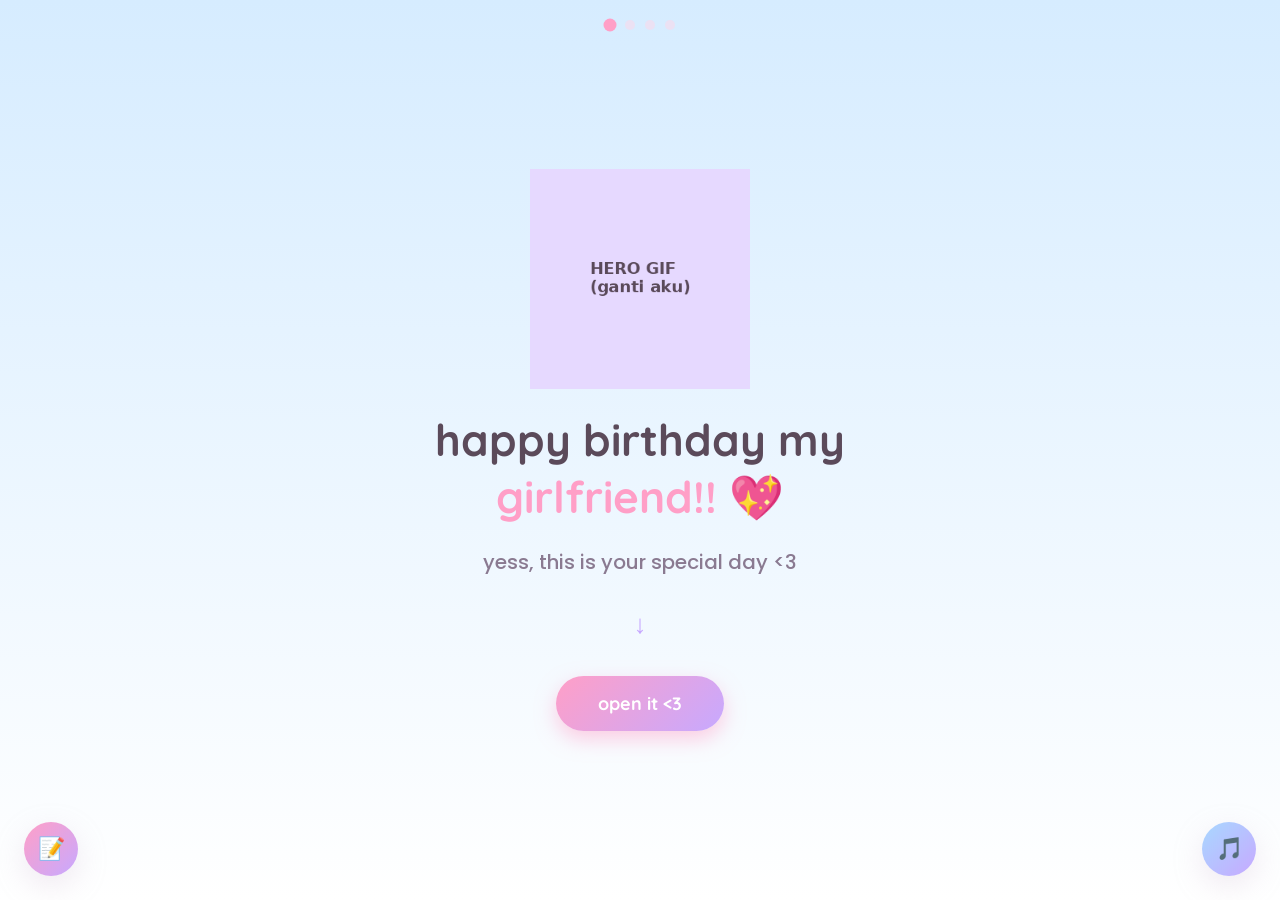
<file: index.html>
<!DOCTYPE html>
<html lang="en">
<head>
<meta charset="UTF-8">
<meta name="viewport" content="width=device-width, initial-scale=1.0">
<title>Happy Birthday My Love 💖</title>
<link rel="preconnect" href="https://fonts.googleapis.com">
<link rel="preconnect" href="https://fonts.gstatic.com" crossorigin>
<link href="https://fonts.googleapis.com/css2?family=Poppins:wght@300;400;500;600;700;800&family=Quicksand:wght@500;600;700&display=swap" rel="stylesheet">

<link rel="stylesheet" href="css/style.css">
</head>
<body class="blur-in-start">

  <div id="floating-bg"></div>

  <!-- titik navigasi kecil di atas: halaman 1 dari 4 -->
  <nav class="page-nav">
    <a href="index.html" class="active"></a>
    <a href="gallery.html"></a>
    <a href="letter.html"></a>
    <a href="surprise.html"></a>
  </nav>

  <!-- ================================================================
       HALAMAN 1 — HERO / INTRO

       Catatan: tombol musik & catatan TIDAK ditaruh manual di sini —
       keduanya dibuat otomatis lewat js/script.js supaya muncul &
       nyambung statusnya di semua halaman.
  ================================================================= -->
  <section id="hero" class="page">
    <div class="hero-content">

      <!-- ⬇⬇⬇ GANTI GIF DI SINI (Hero / Welcome GIF) ⬇⬇⬇
           Sekarang masih pakai DUMMY: assets/hero.gif
           Nanti tinggal timpa file assets/hero.gif dengan GIF
           kamu sendiri (nama file HARUS SAMA: hero.gif). -->
      <div class="gif-frame">
        <img src="assets/hero.gif" alt="cute welcome gif">
      </div>
      <!-- ⬆⬆⬆ AKHIR HERO GIF ⬆⬆⬆ -->

      <h1 class="hero-title">happy birthday my <span>girlfriend!!</span> 💖</h1>
      <p class="hero-subtitle">yess, this is your special day &lt;3</p>
      
      <div class="scroll-hint">↓</div>
      <a href="gallery.html" class="nav-btn">open it &lt;3</a>
    </div>
  </section>

  <script src="js/script.js"></script>
</body>
</html>
</file>
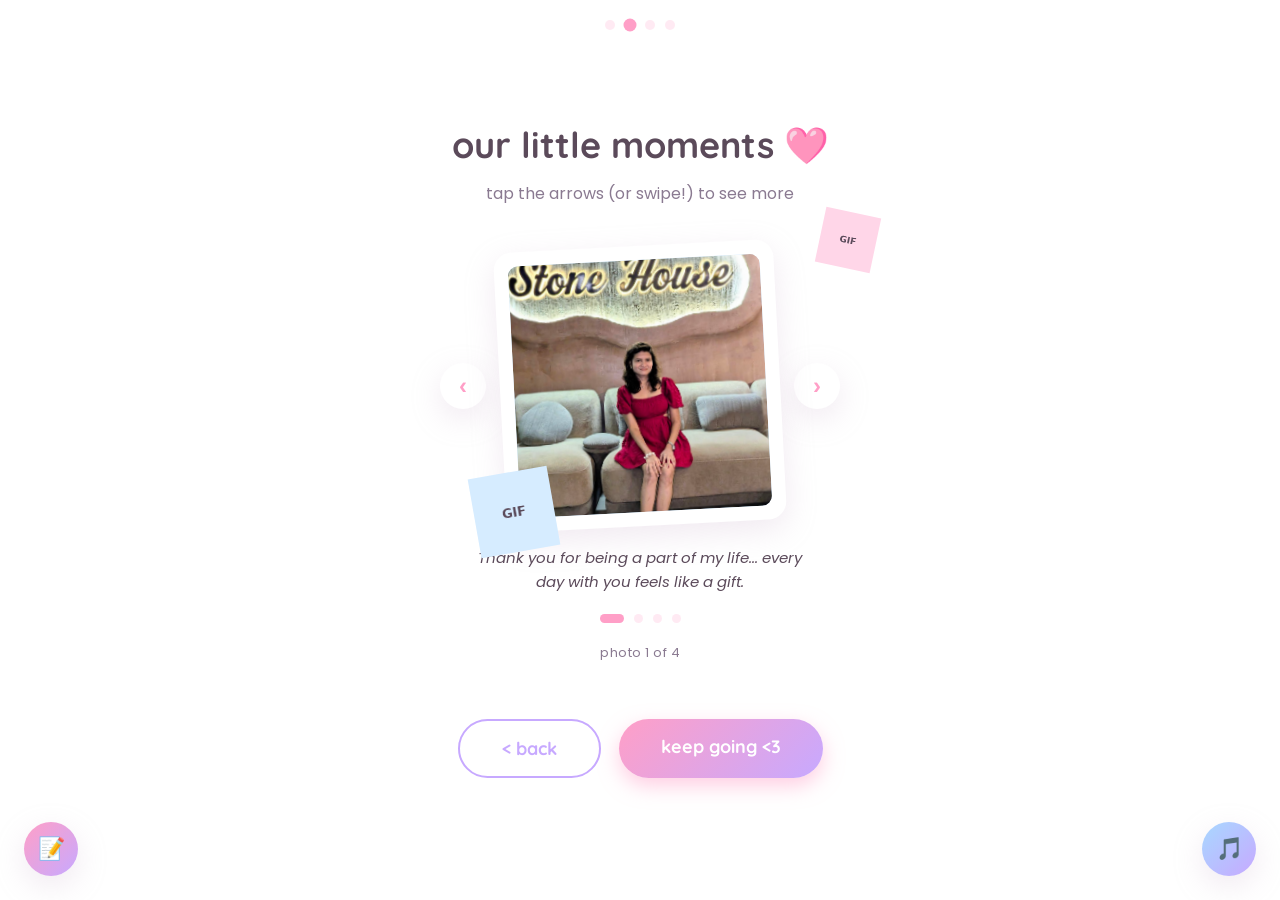
<file: gallery.html>
<!DOCTYPE html>
<html lang="en">
<head>
<meta charset="UTF-8">
<meta name="viewport" content="width=device-width, initial-scale=1.0">
<title>Our Moments 💕</title>
<link rel="preconnect" href="https://fonts.googleapis.com">
<link rel="preconnect" href="https://fonts.gstatic.com" crossorigin>
<link href="https://fonts.googleapis.com/css2?family=Poppins:wght@300;400;500;600;700;800&family=Quicksand:wght@500;600;700&display=swap" rel="stylesheet">

<link rel="stylesheet" href="css/style.css">
</head>
<body class="blur-in-start">

  <div id="floating-bg"></div>

  <!-- titik navigasi kecil di atas: halaman 2 dari 4 -->
  <nav class="page-nav">
    <a href="index.html"></a>
    <a href="gallery.html" class="active"></a>
    <a href="letter.html"></a>
    <a href="surprise.html"></a>
  </nav>

  <!-- ================================================================
       HALAMAN 2 — INTERACTIVE PHOTO SLIDESHOW
  ================================================================= -->
  <section id="gallery" class="page">
    <h2 class="gallery-heading">our little moments <span class="heart">🩷</span></h2>
    <p class="gallery-sub">tap the arrows (or swipe!) to see more</p>

    <div class="slideshow-wrap">

      <!-- ⬇ GIF dekorasi kecil di pojok — masih DUMMY: assets/sparkle1.gif -->
      <div class="corner-deco">
        <img src="assets/sparkle1.gif" alt="sparkle decoration">
      </div>

      <div class="slide-stage">
        <button class="arrow-btn" id="prevBtn" aria-label="previous photo">‹</button>

        <div class="photo-stage" id="photoStage">
          <div class="polaroid" id="polaroid">
            <div class="photo-frame">
              <!-- ⬇ FOTO-FOTO ASLI DIATUR LEWAT js/gallery.js
                   (di array `photos` bagian atas file itu). -->
              <img id="currentPhoto" src="photos/photo1.jpg" alt="memory one">
            </div>
          </div>

          <!-- ⬇ GIF dekorasi di sisi kiri-bawah polaroid —
               masih DUMMY: assets/sparkle2.gif -->
          <div class="bottom-left-deco">
            <img src="assets/sparkle2.gif" alt="sparkle decoration">
          </div>
        </div>

        <button class="arrow-btn" id="nextBtn" aria-label="next photo">›</button>
      </div>

      <p class="caption" id="currentCaption">Thank you for being a part of my life... every day with you feels like a gift.</p>

      <div class="dots" id="dots">
        <button class="dot active" data-index="0" aria-label="photo 1"></button>
        <button class="dot" data-index="1" aria-label="photo 2"></button>
        <button class="dot" data-index="2" aria-label="photo 3"></button>
        <button class="dot" data-index="3" aria-label="photo 4"></button>
      </div>

      <p class="counter" id="counter">photo 1 of 4</p>
    </div>

    <div class="page-buttons">
      <a href="index.html" class="nav-btn secondary">&lt; back</a>
      <a href="letter.html" class="nav-btn">keep going &lt;3</a>
    </div>
  </section>

  <script src="js/script.js"></script>
  <script src="js/gallery.js"></script>
</body>
</html>
</file>
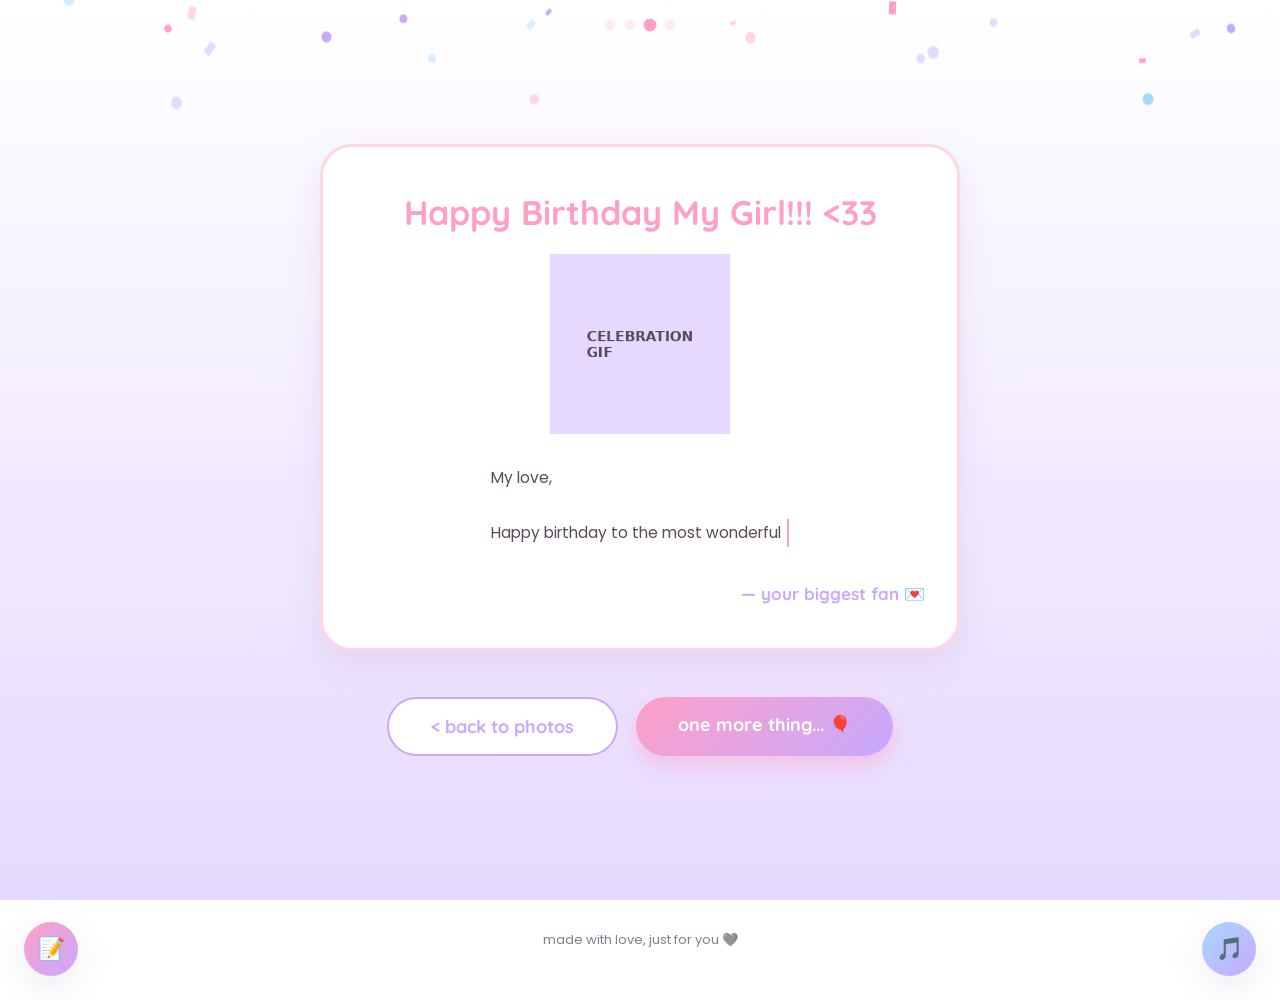
<file: letter.html>
<!DOCTYPE html>
<html lang="en">
<head>
<meta charset="UTF-8">
<meta name="viewport" content="width=device-width, initial-scale=1.0">
<title>Happy Birthday My Girl!!! 💌</title>
<link rel="preconnect" href="https://fonts.googleapis.com">
<link rel="preconnect" href="https://fonts.gstatic.com" crossorigin>
<link href="https://fonts.googleapis.com/css2?family=Poppins:wght@300;400;500;600;700;800&family=Quicksand:wght@500;600;700&display=swap" rel="stylesheet">

<link rel="stylesheet" href="css/style.css">
</head>
<body class="blur-in-start">

  <div id="floating-bg"></div>

  <!-- canvas confetti, dipakai oleh js/script.js -->
  <canvas id="confetti-canvas"></canvas>

  <!-- titik navigasi kecil di atas: halaman 3 dari 4 -->
  <nav class="page-nav">
    <a href="index.html"></a>
    <a href="gallery.html"></a>
    <a href="letter.html" class="active"></a>
    <a href="surprise.html"></a>
  </nav>

  <!-- ================================================================
       HALAMAN 3 — THE BIRTHDAY LETTER & CELEBRATION
  ================================================================= -->
  <section id="letter-page" class="page">
    <div class="letter-card">
      <h2 class="letter-title">Happy Birthday My Girl!!! &lt;33</h2>

      <!-- ⬇⬇⬇ GANTI GIF DI SINI (Final Celebration GIF) ⬇⬇⬇
           Masih DUMMY: assets/celebration.gif -->
      <div class="celebration-gif-frame">
        <img src="assets/celebration.gif" alt="celebration gif">
      </div>
      <!-- ⬆⬆⬆ AKHIR CELEBRATION GIF ⬆⬆⬆ -->

      <!-- -----------------------------------------------------------
           TEKS SURAT ULANG TAHUN
           Isi suratnya ADA DI FILE js/script.js, di variabel
           `letterMessage`. Edit di sana, bukan di sini.
      ----------------------------------------------------------- -->
      <div class="letter-box">
        <p id="letter-text"></p>
      </div>

      <p class="signature">— your biggest fan 💌</p>
    </div>

    <div class="page-buttons">
      <a href="gallery.html" class="nav-btn secondary">&lt; back to photos</a>
      <a href="surprise.html" class="nav-btn">one more thing... 🎈</a>
    </div>
  </section>

  <footer>made with love, just for you 🩶</footer>

  <script src="js/script.js"></script>
</body>
</html>
</file>
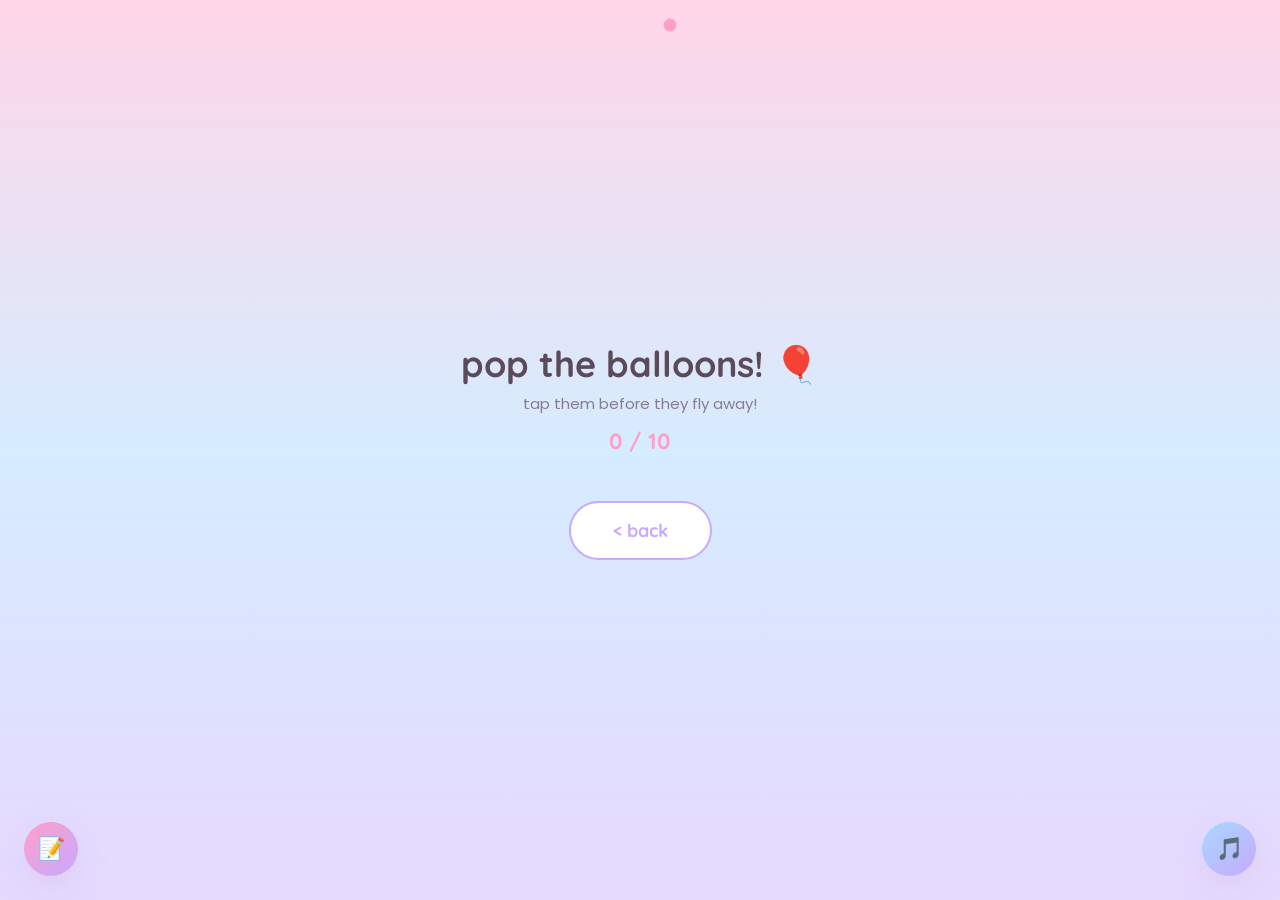
<file: surprise.html>
<!DOCTYPE html>
<html lang="en">
<head>
<meta charset="UTF-8">
<meta name="viewport" content="width=device-width, initial-scale=1.0">
<title>Surprise! 🎈</title>
<link rel="preconnect" href="https://fonts.googleapis.com">
<link rel="preconnect" href="https://fonts.gstatic.com" crossorigin>
<link href="https://fonts.googleapis.com/css2?family=Poppins:wght@300;400;500;600;700;800&family=Quicksand:wght@500;600;700&display=swap" rel="stylesheet">

<link rel="stylesheet" href="css/style.css">
</head>
<body class="blur-in-start">

  <div id="floating-bg"></div>

  <canvas id="party-canvas"></canvas>

  <!-- titik navigasi kecil di atas: halaman 4 dari 4 -->
  <nav class="page-nav">
    <a href="index.html"></a>
    <a href="gallery.html"></a>
    <a href="letter.html"></a>
    <a href="surprise.html" class="active"></a>
  </nav>

  <!-- ================================================================
       HALAMAN 4 — BALLOON POP GAME & BIRTHDAY REVEAL
  ================================================================= -->
  <section id="balloon-page" class="page">
    <div class="balloon-ui" id="balloonUI">
      <h2 class="balloon-heading">pop the balloons! 🎈</h2>
      <p class="balloon-sub">tap them before they fly away!</p>
      <p class="balloon-counter" id="balloonCounter">0 / 10</p>
    </div>

    <div class="balloon-arena" id="balloonArena"></div>

    <div class="birthday-reveal" id="birthdayReveal">
      <h1 class="reveal-title">Happy Birthday</h1>
      <h1 class="reveal-name">VAISH!</h1>
      <div class="reveal-buttons">
        <a href="letter.html" class="nav-btn secondary">&lt; back</a>
        <button class="nav-btn" id="replayBtn">play again 🎈</button>
      </div>
    </div>

    <div class="page-buttons balloon-back">
      <a href="letter.html" class="nav-btn secondary">&lt; back</a>
    </div>
  </section>

  <script src="js/script.js"></script>
  <script src="js/balloon.js"></script>
</body>
</html>
</file>
<file: css/style.css>
/* ============================================================
   1. ROOT VARIABLES — palet warna seluruh web ada di sini.
      Ganti nilai ini kalau mau ubah tema warna semuanya.
============================================================ */
:root{
  --white:        #ffffff;
  --cream:        #fffaf9;
  --pastel-pink:  #ffd6e8;
  --pastel-pink-deep: #ff9fc7;
  --pastel-blue:  #d6ecff;
  --pastel-blue-deep: #a8d8ff;
  --pastel-lavender: #e6d9ff;
  --pastel-lavender-deep: #c7a9ff;
  --text-dark:    #5b4a5a;
  --text-soft:    #8a7a91;
  --shadow-soft:  0 10px 30px rgba(200, 170, 200, 0.25);
}

*{ margin:0; padding:0; box-sizing:border-box; }

html{ scroll-behavior: smooth; }

/* ============================================================
   PAGE-TO-PAGE TRANSITION (blur + fade)
============================================================ */
body{
  font-family: 'Poppins', sans-serif;
  background: var(--white);
  color: var(--text-dark);
  overflow-x: hidden;
  position: relative;
  min-height: 100vh;
  opacity: 1;
  filter: blur(0);
  transition: opacity 0.65s ease, filter 0.65s ease;
}

body.blur-in-start{
  opacity: 0;
  filter: blur(16px);
  transition: none;
}

body.blur-out{
  opacity: 0;
  filter: blur(16px);
}

h1, h2, h3, .heading-font{
  font-family: 'Quicksand', sans-serif;
}

.page{
  position: relative;
  width: 100%;
  min-height: 100vh;
  display: flex;
  flex-direction: column;
  align-items: center;
  justify-content: center;
  padding: 80px 20px;
  text-align: center;
}

/* ============================================================
   FLOATING HEARTS / STARS BACKGROUND LAYER
============================================================ */
#floating-bg{
  position: fixed;
  top: 0; left: 0;
  width: 100%; height: 100%;
  overflow: hidden;
  pointer-events: none;
  z-index: 1;
}

.floaty{
  position: absolute;
  bottom: -50px;
  font-size: 22px;
  opacity: 0.7;
  animation: floatUp linear infinite;
  user-select: none;
}

@keyframes floatUp{
  0%   { transform: translateY(0) rotate(0deg); opacity: 0; }
  10%  { opacity: 0.8; }
  100% { transform: translateY(-110vh) rotate(360deg); opacity: 0; }
}

/* ============================================================
   NAV DOTS — indikator halaman kecil di atas
============================================================ */
.page-nav{
  position: fixed;
  top: 20px;
  left: 50%;
  transform: translateX(-50%);
  display: flex;
  gap: 10px;
  z-index: 50;
}

.page-nav a{
  width: 10px;
  height: 10px;
  border-radius: 50%;
  background: var(--pastel-pink);
  opacity: 0.5;
  transition: opacity 0.2s ease, transform 0.2s ease;
}

.page-nav a.active{
  opacity: 1;
  transform: scale(1.3);
  background: var(--pastel-pink-deep);
}

/* ============================================================
   HERO PAGE (index.html)
============================================================ */
#hero{
  background: linear-gradient(180deg, var(--pastel-blue) 0%, var(--white) 100%);
  z-index: 2;
}

.hero-content{
  position: relative;
  z-index: 2;
  max-width: 600px;
  display: flex;
  flex-direction: column;
  align-items: center;
  gap: 22px;
}

/* GIF ditampilkan polos, tanpa frame/border/shadow */
.gif-frame{
  max-width: 220px;
  width: 100%;
  display: flex;
  align-items: center;
  justify-content: center;
}

.gif-frame img{
  width: 100%;
  height: auto;
  display: block;
}

.hero-title{
  font-size: clamp(28px, 6vw, 44px);
  font-weight: 800;
  color: var(--text-dark);
  line-height: 1.3;
}

.hero-title span{ color: var(--pastel-pink-deep); }

.hero-subtitle{
  font-size: clamp(16px, 3vw, 20px);
  font-weight: 500;
  color: var(--text-soft);
}

.nav-btn{
  margin-top: 10px;
  padding: 16px 42px;
  font-family: 'Quicksand', sans-serif;
  font-size: 18px;
  font-weight: 700;
  color: var(--white);
  background: linear-gradient(135deg, var(--pastel-pink-deep), var(--pastel-lavender-deep));
  border: none;
  border-radius: 50px;
  cursor: pointer;
  box-shadow: 0 8px 20px rgba(255, 159, 199, 0.5);
  transition: transform 0.25s ease, box-shadow 0.25s ease;
  text-decoration: none;
  display: inline-block;
}

.nav-btn:hover{
  transform: translateY(-4px) scale(1.05);
  box-shadow: 0 12px 26px rgba(255, 159, 199, 0.6);
}

.nav-btn:active{ transform: translateY(-1px) scale(0.98); }

.nav-btn.secondary{
  background: var(--white);
  color: var(--pastel-lavender-deep);
  border: 2px solid var(--pastel-lavender-deep);
  box-shadow: none;
}

.scroll-hint{
  margin-top: 6px;
  font-size: 26px;
  animation: bounce 1.6s ease-in-out infinite;
  color: var(--pastel-lavender-deep);
}

@keyframes bounce{
  0%, 100% { transform: translateY(0); }
  50%      { transform: translateY(10px); }
}

/* ============================================================
   CUTE FLOATING MUSIC BUTTON
============================================================ */
.music-btn{
  position: fixed;
  bottom: 24px;
  right: 24px;
  width: 54px;
  height: 54px;
  border-radius: 50%;
  border: none;
  cursor: pointer;
  background: linear-gradient(135deg, var(--pastel-blue-deep), var(--pastel-lavender-deep));
  box-shadow: var(--shadow-soft);
  display: flex;
  align-items: center;
  justify-content: center;
  z-index: 60;
  transition: transform 0.25s ease, box-shadow 0.25s ease;
}

.music-btn:hover{
  transform: scale(1.08);
  box-shadow: 0 12px 26px rgba(168, 216, 255, 0.6);
}

.music-btn:active{ transform: scale(0.95); }

.music-icon{
  font-size: 22px;
  transition: transform 0.3s ease;
}

.music-btn.playing .music-icon{
  animation: spinNote 3s linear infinite;
}

@keyframes spinNote{
  from{ transform: rotate(0deg); }
  to{ transform: rotate(360deg); }
}

.music-btn.playing::after{
  content: '';
  position: absolute;
  inset: -6px;
  border-radius: 50%;
  border: 2px solid var(--pastel-blue-deep);
  opacity: 0.6;
  animation: pulseRing 1.8s ease-out infinite;
}

@keyframes pulseRing{
  0%   { transform: scale(0.9); opacity: 0.6; }
  100% { transform: scale(1.5); opacity: 0; }
}

.music-note{
  position: absolute;
  top: 0;
  left: 50%;
  font-size: 14px;
  pointer-events: none;
  animation: noteFloat 1.4s ease-out forwards;
}

@keyframes noteFloat{
  0%   { transform: translate(-50%, 0) translateX(0) scale(0.8); opacity: 0; }
  15%  { opacity: 1; }
  100% { transform: translate(-50%, -60px) translateX(var(--drift, 0px)) scale(1.1); opacity: 0; }
}

@media (max-width: 640px){
  .music-btn{ width: 46px; height: 46px; bottom: 18px; right: 18px; }
  .music-icon{ font-size: 18px; }
}

/* ============================================================
   HER LITTLE NOTE — tombol + kertas catatan yang bisa diedit
============================================================ */
.note-btn{
  position: fixed;
  bottom: 24px;
  left: 24px;
  width: 54px;
  height: 54px;
  border-radius: 50%;
  border: none;
  cursor: pointer;
  background: linear-gradient(135deg, var(--pastel-pink-deep), var(--pastel-lavender-deep));
  box-shadow: var(--shadow-soft);
  display: flex;
  align-items: center;
  justify-content: center;
  z-index: 60;
  transition: transform 0.25s ease, box-shadow 0.25s ease;
}

.note-btn:hover{
  transform: scale(1.08) rotate(-4deg);
  box-shadow: 0 12px 26px rgba(255, 159, 199, 0.6);
}

.note-btn:active{ transform: scale(0.95); }

.note-icon{ font-size: 22px; }

.note-overlay{
  position: fixed;
  inset: 0;
  background: rgba(91, 74, 90, 0.35);
  backdrop-filter: blur(4px);
  display: flex;
  align-items: center;
  justify-content: center;
  padding: 20px;
  z-index: 1000;
  opacity: 0;
  pointer-events: none;
  transition: opacity 0.35s ease;
}

.note-overlay.open{
  opacity: 1;
  pointer-events: all;
}

.note-paper{
  position: relative;
  width: 100%;
  max-width: 420px;
  background: var(--cream);
  border-radius: 18px;
  padding: 30px 26px 22px;
  box-shadow: 0 20px 50px rgba(91, 74, 90, 0.35);
  transform: scale(0.9) rotate(-1deg);
  transition: transform 0.35s ease;
  border: 2px dashed var(--pastel-pink-deep);
}

.note-overlay.open .note-paper{
  transform: scale(1) rotate(-1deg);
}

.note-close{
  position: absolute;
  top: 14px;
  right: 16px;
  width: 30px;
  height: 30px;
  border-radius: 50%;
  border: none;
  background: var(--white);
  color: var(--text-soft);
  font-size: 14px;
  cursor: pointer;
  box-shadow: var(--shadow-soft);
  transition: transform 0.2s ease, color 0.2s ease;
}

.note-close:hover{
  transform: scale(1.1) rotate(90deg);
  color: var(--pastel-pink-deep);
}

.note-title{
  font-size: 20px;
  font-weight: 700;
  color: var(--pastel-pink-deep);
  margin-bottom: 6px;
  padding-right: 26px;
}

.note-hint{
  font-size: 13px;
  color: var(--text-soft);
  margin-bottom: 16px;
  line-height: 1.5;
}

.note-textarea{
  width: 100%;
  min-height: 220px;
  border: none;
  background: repeating-linear-gradient(
    to bottom,
    var(--cream),
    var(--cream) 31px,
    var(--pastel-pink) 32px
  );
  background-attachment: local;
  font-family: 'Poppins', sans-serif;
  font-size: 14.5px;
  line-height: 32px;
  color: var(--text-dark);
  resize: vertical;
  outline: none;
  padding: 0 2px;
}

.note-textarea::placeholder{
  color: var(--text-soft);
  opacity: 0.7;
}

.note-saved{
  display: block;
  text-align: right;
  font-size: 12px;
  font-weight: 600;
  color: var(--pastel-lavender-deep);
  opacity: 0;
  transition: opacity 0.3s ease;
  margin-top: 6px;
}

.note-saved.show{ opacity: 1; }

@media (max-width: 640px){
  .note-btn{ width: 46px; height: 46px; bottom: 18px; left: 18px; }
  .note-icon{ font-size: 18px; }
  .note-paper{ padding: 26px 20px 18px; }
  .note-textarea{ min-height: 180px; }
}

/* ============================================================
   GALLERY PAGE (gallery.html) — INTERACTIVE SLIDESHOW
============================================================ */
#gallery{
  background: var(--white);
  z-index: 2;
  gap: 10px;
}

.gallery-heading{
  font-size: clamp(26px, 5vw, 36px);
  font-weight: 700;
  color: var(--text-dark);
  margin-bottom: 4px;
}

.gallery-heading .heart{ color: var(--pastel-pink-deep); }

.gallery-sub{
  color: var(--text-soft);
  margin-bottom: 30px;
  font-size: 16px;
}

.slideshow-wrap{
  position: relative;
  width: 100%;
  max-width: 460px;
  display: flex;
  flex-direction: column;
  align-items: center;
  gap: 20px;
}

.corner-deco{
  position: absolute;
  top: -34px;
  right: -6px;
  width: 56px;
  height: 56px;
  z-index: 3;
  transform: rotate(12deg);
  pointer-events: none;
}

.corner-deco img{
  width: 100%;
  height: 100%;
  object-fit: contain;
}

/* small decorative gif tucked at the bottom-left of the polaroid */
.bottom-left-deco{
  position: absolute;
  bottom: -26px;
  left: -26px;
  width: 80px;
  height: 80px;
  z-index: 3;
  transform: rotate(-10deg);
  pointer-events: none;
}

.bottom-left-deco img{
  width: 100%;
  height: 100%;
  object-fit: contain;
}

.slide-stage{
  display: flex;
  align-items: center;
  justify-content: center;
  gap: 14px;
  width: 100%;
}

.arrow-btn{
  flex-shrink: 0;
  width: 46px;
  height: 46px;
  border-radius: 50%;
  border: none;
  background: var(--white);
  color: var(--pastel-pink-deep);
  font-size: 24px;
  font-weight: 700;
  cursor: pointer;
  box-shadow: var(--shadow-soft);
  display: flex;
  align-items: center;
  justify-content: center;
  transition: transform 0.2s ease, background 0.2s ease, color 0.2s ease;
  line-height: 1;
}

.arrow-btn:hover{
  transform: scale(1.12);
  background: var(--pastel-pink-deep);
  color: var(--white);
}

.arrow-btn:active{ transform: scale(0.94); }

.photo-stage{
  position: relative;
  width: 280px;
  height: 280px;
  flex-shrink: 0;
}

.polaroid{
  position: relative;
  width: 100%;
  height: 100%;
  background: var(--white);
  border-radius: 18px;
  padding: 14px 14px 14px;
  box-shadow: var(--shadow-soft);
  transform: rotate(var(--tilt, -2deg));
  transition: transform 0.3s ease;
  cursor: pointer;
}

.polaroid:hover{ transform: rotate(0deg) scale(1.02); }

.photo-frame{
  width: 100%;
  height: 100%;
  border-radius: 10px;
  overflow: hidden;
  background: var(--pastel-blue);
}

.photo-frame img{
  width: 100%;
  height: 100%;
  object-fit: cover;
  display: block;
  transition: opacity 0.55s ease, filter 0.55s ease, transform 0.55s ease;
  opacity: 1;
  filter: blur(0);
  transform: scale(1);
}

.photo-frame img.is-transitioning{
  opacity: 0;
  filter: blur(14px);
  transform: scale(1.06);
}

.mini-heart{
  position: absolute;
  font-size: 18px;
  pointer-events: none;
  animation: miniHeartPop 1s ease-out forwards;
  z-index: 5;
}

@keyframes miniHeartPop{
  0%   { transform: translateY(0) scale(0.6); opacity: 0; }
  15%  { opacity: 1; }
  100% { transform: translateY(-70px) scale(1.1); opacity: 0; }
}

.caption{
  font-size: 15px;
  color: var(--text-dark);
  font-style: italic;
  line-height: 1.6;
  padding: 0 16px;
  min-height: 48px;
  max-width: 380px;
  transition: opacity 0.5s ease, filter 0.5s ease;
  opacity: 1;
  filter: blur(0);
}

.caption.is-transitioning{
  opacity: 0;
  filter: blur(6px);
}

.dots{
  display: flex;
  gap: 10px;
}

.dot{
  width: 9px;
  height: 9px;
  border-radius: 50%;
  border: none;
  background: var(--pastel-pink);
  opacity: 0.5;
  cursor: pointer;
  transition: all 0.25s ease;
  padding: 0;
}

.dot.active{
  opacity: 1;
  width: 24px;
  border-radius: 6px;
  background: var(--pastel-pink-deep);
}

.counter{
  font-size: 13px;
  color: var(--text-soft);
  letter-spacing: 0.5px;
}

.page-buttons{
  display: flex;
  gap: 18px;
  margin-top: 36px;
  flex-wrap: wrap;
  justify-content: center;
}


/* ============================================================
   LETTER PAGE (letter.html)
============================================================ */
#letter-page{
  background: linear-gradient(180deg, var(--white) 0%, var(--pastel-lavender) 100%);
  z-index: 2;
}

.letter-card{
  max-width: 640px;
  width: 100%;
  background: var(--white);
  border-radius: 32px;
  padding: 44px 32px;
  box-shadow: var(--shadow-soft);
  display: flex;
  flex-direction: column;
  align-items: center;
  gap: 20px;
  border: 3px solid var(--pastel-pink);
}

.letter-title{
  font-size: clamp(24px, 5vw, 34px);
  font-weight: 800;
  color: var(--pastel-pink-deep);
}

/* GIF ditampilkan polos, tanpa frame/border/shadow */
.celebration-gif-frame{
  max-width: 180px;
  width: 100%;
}

.celebration-gif-frame img{
  width: 100%;
  height: auto;
  display: block;
}

.letter-box{
  max-height: 320px;
  overflow-y: auto;
  text-align: left;
  padding: 10px 8px;
  font-size: 15.5px;
  line-height: 1.8;
  color: var(--text-dark);
  scrollbar-width: thin;
  scrollbar-color: var(--pastel-pink-deep) var(--cream);
}

.letter-box::-webkit-scrollbar{ width: 6px; }
.letter-box::-webkit-scrollbar-thumb{
  background: var(--pastel-pink-deep);
  border-radius: 10px;
}

#letter-text .cursor{
  display: inline-block;
  width: 2px;
  background: var(--pastel-pink-deep);
  margin-left: 2px;
  animation: blink 0.8s step-end infinite;
}

@keyframes blink{ 50% { opacity: 0; } }

.signature{
  margin-top: 6px;
  font-family: 'Quicksand', sans-serif;
  font-weight: 700;
  font-size: 17px;
  color: var(--pastel-lavender-deep);
  align-self: flex-end;
}

#confetti-canvas{
  position: fixed;
  top: 0; left: 0;
  width: 100%;
  height: 100%;
  pointer-events: none;
  z-index: 999;
}

footer{
  text-align: center;
  padding: 30px 10px 50px;
  color: var(--text-soft);
  font-size: 13px;
  z-index: 2;
  position: relative;
}

/* ============================================================
   BALLOON PAGE (surprise.html)
============================================================ */
#balloon-page{
  background: linear-gradient(180deg, var(--pastel-pink) 0%, var(--pastel-blue) 50%, var(--pastel-lavender) 100%);
  z-index: 2;
  overflow: hidden;
}

.balloon-ui{
  position: relative;
  z-index: 20;
  display: flex;
  flex-direction: column;
  align-items: center;
  gap: 6px;
}

.balloon-heading{
  font-size: clamp(24px, 5vw, 36px);
  font-weight: 700;
  color: var(--text-dark);
}

.balloon-sub{
  color: var(--text-soft);
  font-size: 15px;
}

.balloon-counter{
  font-family: 'Quicksand', sans-serif;
  font-size: 22px;
  font-weight: 700;
  color: var(--pastel-pink-deep);
  margin-top: 6px;
}

.balloon-back{ position: relative; z-index: 20; }

.balloon-arena{
  position: absolute;
  inset: 0;
  overflow: hidden;
  pointer-events: none;
  z-index: 10;
}

.game-balloon{
  position: absolute;
  bottom: -150px;
  width: 56px;
  height: 70px;
  border-radius: 50% 50% 50% 50% / 40% 40% 60% 60%;
  background-color: var(--balloon-color, #ff6b8a);
  background-image: radial-gradient(circle at 35% 25%, rgba(255,255,255,0.5) 0%, rgba(255,255,255,0.1) 40%, transparent 60%);
  cursor: pointer;
  pointer-events: all;
  z-index: 10;
  filter: drop-shadow(0 4px 12px rgba(0,0,0,0.15));
  animation: riseBalloon var(--duration, 7s) linear forwards;
  user-select: none;
  -webkit-tap-highlight-color: transparent;
}

.game-balloon::before{
  content: '';
  position: absolute;
  bottom: -8px;
  left: 50%;
  transform: translateX(-50%);
  width: 0; height: 0;
  border-left: 5px solid transparent;
  border-right: 5px solid transparent;
  border-top: 9px solid var(--balloon-color, #ff6b8a);
  filter: brightness(0.85);
}

.game-balloon::after{
  content: '';
  position: absolute;
  bottom: -52px;
  left: 50%;
  transform: translateX(-1px);
  width: 1.5px;
  height: 42px;
  background: linear-gradient(180deg, rgba(91,74,90,0.35), rgba(91,74,90,0.08));
}

.game-balloon:hover{
  filter: drop-shadow(0 4px 16px rgba(0,0,0,0.25)) brightness(1.08);
}

.game-balloon.popped{
  animation: popBalloon 0.35s ease-out forwards !important;
  pointer-events: none;
}

.game-balloon.popped::before,
.game-balloon.popped::after{ display: none; }

@keyframes riseBalloon{
  0%   { transform: translateY(0)      translateX(0); }
  20%  { transform: translateY(-25vh)  translateX(var(--wobble, 20px)); }
  40%  { transform: translateY(-50vh)  translateX(calc(var(--wobble, 20px) * -0.8)); }
  60%  { transform: translateY(-75vh)  translateX(var(--wobble, 20px)); }
  80%  { transform: translateY(-100vh) translateX(calc(var(--wobble, 20px) * -0.6)); }
  100% { transform: translateY(-130vh) translateX(0); }
}

@keyframes popBalloon{
  0%   { transform: scale(1); opacity: 1; }
  40%  { transform: scale(1.5); opacity: 0.7; }
  100% { transform: scale(0); opacity: 0; }
}

.pop-particle{
  position: absolute;
  width: 8px;
  height: 8px;
  border-radius: 50%;
  pointer-events: none;
  z-index: 15;
  animation: particleBurst 0.5s ease-out forwards;
}

@keyframes particleBurst{
  0%   { transform: translate(0, 0) scale(1); opacity: 1; }
  100% { transform: translate(var(--px), var(--py)) scale(0); opacity: 0; }
}

.birthday-reveal{
  position: fixed;
  inset: 0;
  display: flex;
  flex-direction: column;
  align-items: center;
  justify-content: center;
  z-index: 100;
  background: radial-gradient(ellipse at center, rgba(255,255,255,0.97) 0%, rgba(230,217,255,0.95) 100%);
  opacity: 0;
  pointer-events: none;
  transform: scale(0.85);
  transition: opacity 0.7s ease, transform 0.7s ease;
  gap: 10px;
}

.birthday-reveal.show{
  opacity: 1;
  pointer-events: all;
  transform: scale(1);
}

.reveal-title{
  font-family: 'Quicksand', sans-serif;
  font-size: clamp(28px, 7vw, 56px);
  font-weight: 800;
  color: var(--text-dark);
  opacity: 0;
  transform: translateY(30px);
}

.birthday-reveal.show .reveal-title{
  animation: revealSlideUp 0.7s 0.3s ease-out forwards;
}

.reveal-name{
  font-family: 'Quicksand', sans-serif;
  font-size: clamp(48px, 14vw, 110px);
  font-weight: 800;
  background: linear-gradient(135deg, var(--pastel-pink-deep), var(--pastel-lavender-deep));
  -webkit-background-clip: text;
  -webkit-text-fill-color: transparent;
  background-clip: text;
  opacity: 0;
  transform: translateY(30px) scale(0.8);
}

.birthday-reveal.show .reveal-name{
  animation: revealScaleUp 0.8s 0.7s ease-out forwards;
}

.reveal-buttons{
  display: flex;
  gap: 16px;
  margin-top: 30px;
  opacity: 0;
}

.birthday-reveal.show .reveal-buttons{
  animation: revealSlideUp 0.6s 1.5s ease-out forwards;
}

@keyframes revealSlideUp{
  to{ opacity: 1; transform: translateY(0); }
}

@keyframes revealScaleUp{
  to{ opacity: 1; transform: translateY(0) scale(1); }
}

#party-canvas{
  position: fixed;
  top: 0; left: 0;
  width: 100%; height: 100%;
  pointer-events: none;
  z-index: 999;
}

/* ============================================================
   RESPONSIVE — MOBILE
============================================================ */
@media (max-width: 640px){
  .gif-frame{ max-width: 170px; }
  .celebration-gif-frame{ max-width: 150px; }
  .letter-card{ padding: 32px 20px; }
  .page{ padding: 60px 16px; }
  .page-nav{ top: 14px; }
  .photo-stage{ width: 220px; height: 220px; }
  .arrow-btn{ width: 40px; height: 40px; font-size: 20px; }
  .corner-deco{ width: 46px; height: 46px; top: -26px; right: 0; }
  .bottom-left-deco{ width: 56px; height: 56px; bottom: -18px; left: -18px; }
  .game-balloon{ width: 46px; height: 58px; }
}

@media (prefers-reduced-motion: reduce){
  .floaty, .scroll-hint, #letter-text .cursor{ animation: none !important; }
  html{ scroll-behavior: auto; }
  body{ transition: none; }
}
</file>
